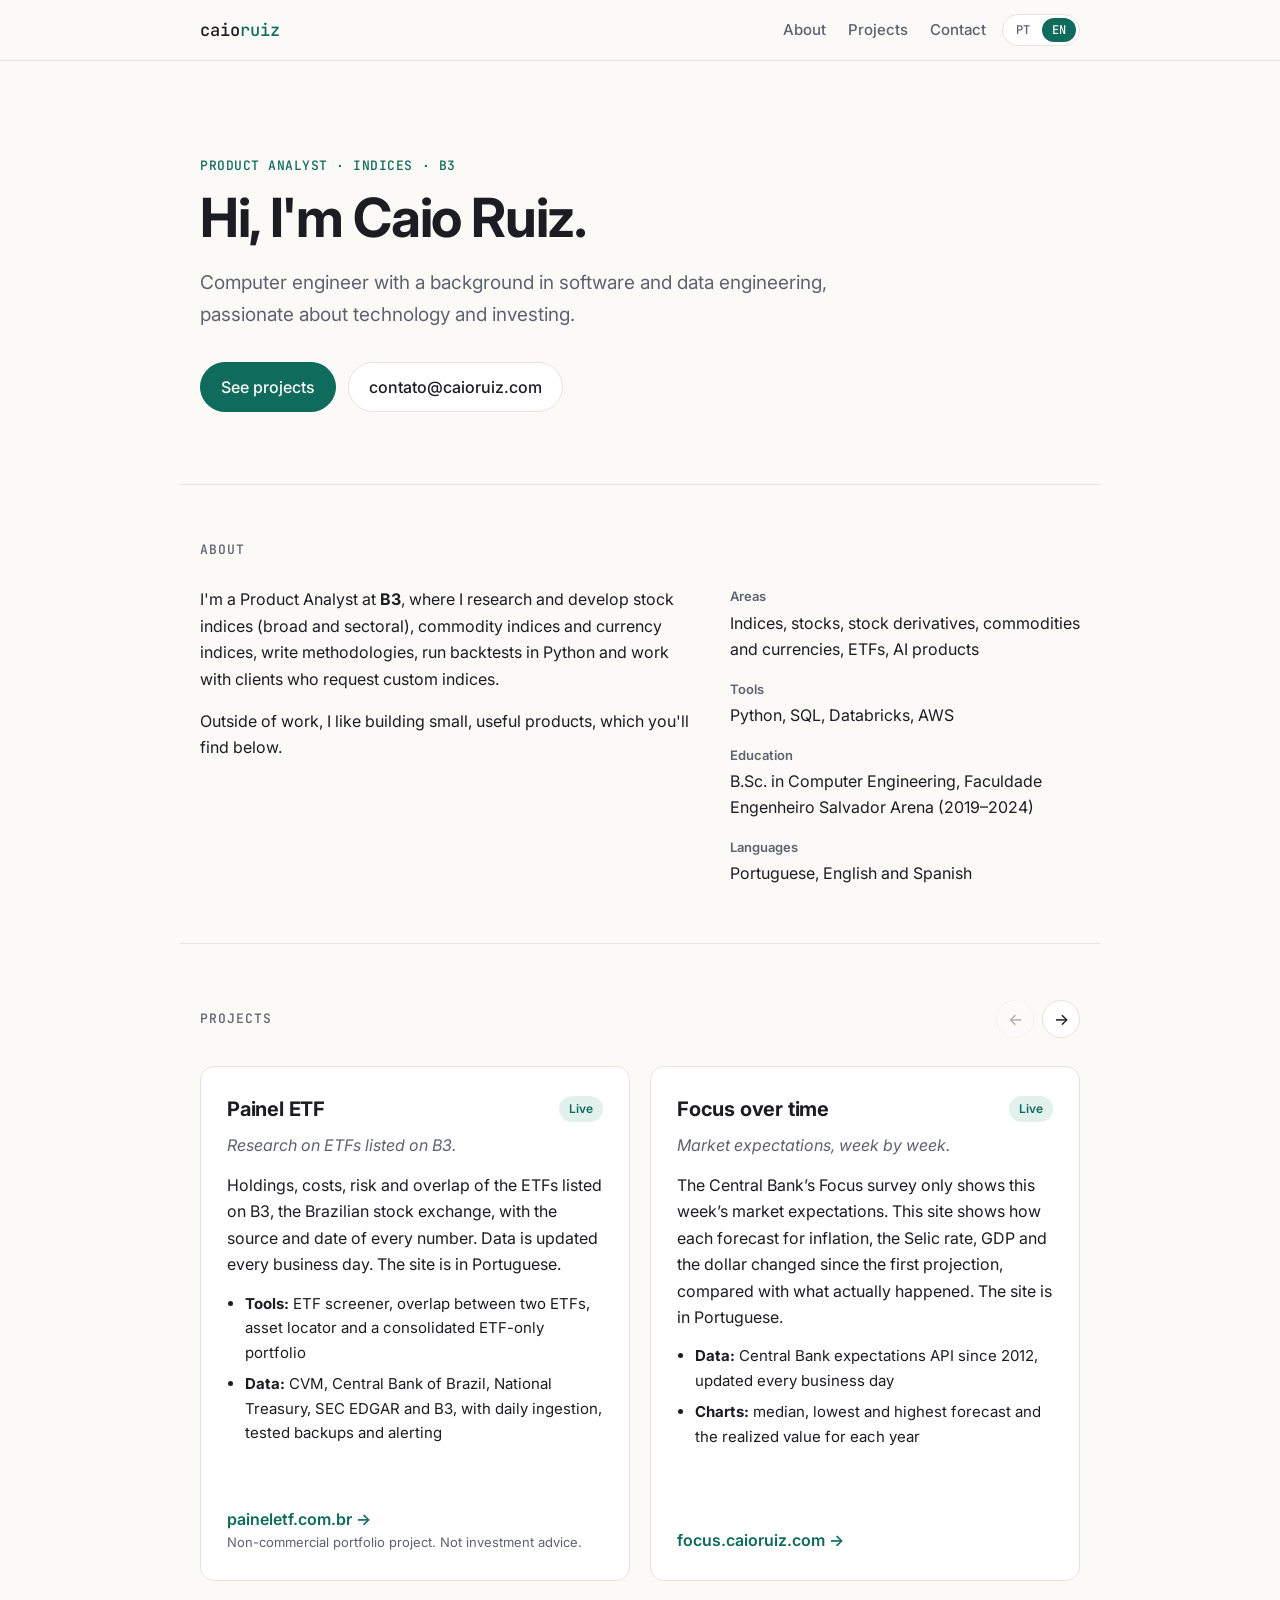
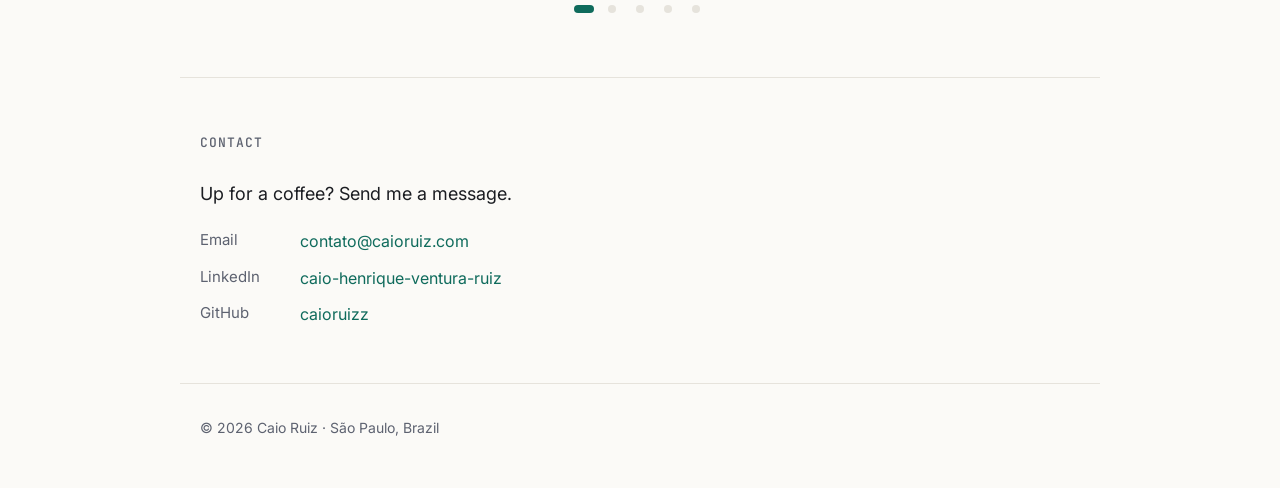
<file: index.html>
<!doctype html>
<html lang="pt-BR">
<head>
  <meta charset="utf-8">
  <meta name="viewport" content="width=device-width, initial-scale=1">
  <title>Caio Ruiz — Índices, dados e produtos financeiros</title>
  <meta name="description" content="Caio Ruiz, Product Analyst no time de Índices da B3. Engenheiro de computação com experiência em pesquisa de produtos, engenharia de software e engenharia de dados.">
  <meta property="og:title" content="Caio Ruiz">
  <meta property="og:description" content="Product Analyst no time de Índices da B3. Índices, dados e Python.">
  <meta property="og:url" content="https://www.caioruiz.com/">
  <meta property="og:type" content="website">
  <meta property="og:image" content="https://www.caioruiz.com/og.png">
  <meta property="og:image:width" content="1200">
  <meta property="og:image:height" content="630">
  <meta property="og:image:alt" content="Caio Ruiz · Product Analyst · B3">
  <meta property="og:locale" content="pt_BR">
  <meta property="og:locale:alternate" content="en_US">
  <meta name="twitter:card" content="summary_large_image">
  <link rel="canonical" href="https://www.caioruiz.com/">
  <link rel="alternate" hreflang="pt-BR" href="https://www.caioruiz.com/">
  <link rel="alternate" hreflang="en" href="https://www.caioruiz.com/en/">
  <link rel="alternate" hreflang="x-default" href="https://www.caioruiz.com/">
  <script>
    // Redireciona para /en/ quem não usa português, a menos que já tenha escolhido o idioma no seletor.
    (function () {
      var pref = null;
      try { pref = localStorage.getItem('lang'); } catch (e) {}
      if (/bot|crawl|spider|slurp|preview/i.test(navigator.userAgent)) return;
      var browser = ((navigator.languages && navigator.languages[0]) || navigator.language || '').toLowerCase();
      var lang = pref || (browser.indexOf('pt') === 0 ? 'pt' : 'en');
      var anchors = { '#sobre': '#about', '#projetos': '#projects', '#contato': '#contact' };
      if (lang === 'en') location.replace('en/' + (anchors[location.hash] || ''));
    })();
  </script>
  <link rel="icon" href="favicon.svg" type="image/svg+xml">
  <link rel="preconnect" href="https://fonts.googleapis.com">
  <link rel="preconnect" href="https://fonts.gstatic.com" crossorigin>
  <link href="https://fonts.googleapis.com/css2?family=Inter:wght@400;500;600;700&family=JetBrains+Mono:wght@500&display=swap" rel="stylesheet">
  <link rel="stylesheet" href="styles.css">
</head>
<body>
  <header class="topbar">
    <div class="wrap topbar-inner">
      <a class="brand" href="#inicio">caio<span>ruiz</span></a>
      <nav aria-label="Seções">
        <a href="#sobre">Sobre</a>
        <a href="#projetos">Projetos</a>
        <a href="#contato">Contato</a>
      </nav>
      <div class="lang-switch" role="group" aria-label="Idioma">
        <a href="./" lang="pt-BR" hreflang="pt-BR" data-lang="pt" aria-current="page">PT</a>
        <a href="en/" lang="en" hreflang="en" data-lang="en" title="English">EN</a>
      </div>
    </div>
  </header>

  <main id="inicio">
    <section class="hero wrap">
      <p class="eyebrow">Product Analyst · Índices · B3</p>
      <h1>Olá, eu sou o Caio Ruiz.</h1>
      <p class="lead">
        Engenheiro de computação com passagem por engenharia de software e de dados, apaixonado por tecnologia e
        investimentos.
      </p>
      <div class="actions">
        <a class="btn btn-primary" href="#projetos">Ver projetos</a>
        <a class="btn" href="mailto:contato@caioruiz.com">contato@caioruiz.com</a>
      </div>
    </section>

    <section id="sobre" class="section wrap">
      <h2>Sobre</h2>
      <div class="about">
        <div>
          <p>
            Hoje sou Product Analyst na <strong>B3</strong>, onde faço pesquisa e desenvolvimento de índices de ações
            (amplos e setoriais), de commodities e de moedas, escrevo metodologias, rodo backtests em Python e atendo
            clientes que pedem índices sob demanda.
          </p>
          <p>
            Fora do trabalho, gosto de construir produtos pequenos e úteis, que você encontra logo abaixo.
          </p>
        </div>
        <dl class="facts">
          <div><dt>Áreas</dt><dd>Índices, ações, derivativos de ações, commodities e moedas, ETFs, produtos com IA</dd></div>
          <div><dt>Ferramentas</dt><dd>Python, SQL, Databricks, AWS</dd></div>
          <div><dt>Formação</dt><dd>Engenharia de Computação, Faculdade Engenheiro Salvador Arena (2019–2024)</dd></div>
          <div><dt>Idiomas</dt><dd>Português, inglês e espanhol</dd></div>
        </dl>
      </div>
    </section>

    <section id="projetos" class="section wrap">
      <div class="section-head">
        <h2>Projetos</h2>
        <div class="carousel-arrows" hidden>
          <button type="button" class="carousel-btn" data-dir="-1" aria-label="Projeto anterior">←</button>
          <button type="button" class="carousel-btn" data-dir="1" aria-label="Próximo projeto">→</button>
        </div>
      </div>
      <div class="projects" tabindex="0" role="region" aria-label="Projetos">
        <!-- projects:start -->
        <article class="card">
          <div class="card-head">
            <h3>Painel ETF</h3>
            <span class="tag tag-live">No ar</span>
          </div>
          <p class="card-tagline">Pesquisa de ETFs listados na B3.</p>
          <p>Carteira, custos, risco e sobreposição dos ETFs listados na B3, com a fonte e a data de cada número. Os dados são atualizados todo dia útil.</p>
          <ul class="list">
            <li><strong>Ferramentas:</strong> filtro de ETFs, sobreposição entre dois ETFs, localizador de ativos e carteira consolidada só com ETFs</li>
            <li><strong>Dados:</strong> CVM, Banco Central, Tesouro Transparente, SEC EDGAR e B3, com ingestão diária, backup testado e alertas</li>
          </ul>
          <a class="card-link" href="https://paineletf.com.br" target="_blank" rel="noopener">paineletf.com.br →</a>
          <p class="note">Projeto de portfólio, sem fins comerciais. Não é recomendação de investimento.</p>
        </article>

        <article class="card">
          <div class="card-head">
            <h3>Focus ao longo do tempo</h3>
            <span class="tag tag-live">No ar</span>
          </div>
          <p class="card-tagline">As expectativas do mercado, semana a semana.</p>
          <p>O Relatório Focus mostra o que o mercado espera para a economia só na semana atual. Aqui dá para ver como cada expectativa para IPCA, Selic, PIB e câmbio mudou desde a primeira projeção, comparada com o que de fato aconteceu.</p>
          <ul class="list">
            <li><strong>Dados:</strong> API de expectativas do Banco Central desde 2012, atualizada todo dia útil</li>
            <li><strong>Gráficos:</strong> mediana, menor e maior projeção e valor realizado para cada ano</li>
          </ul>
          <a class="card-link" href="https://focus.caioruiz.com" target="_blank" rel="noopener">focus.caioruiz.com →</a>
        </article>

        <article class="card">
          <div class="card-head">
            <h3>Painel macro</h3>
            <span class="tag tag-live">No ar</span>
          </div>
          <p class="card-tagline">Os principais indicadores da economia brasileira num lugar só.</p>
          <p>Selic, CDI, IPCA, juro real e dólar com dados do Banco Central, atualizados todo dia útil. Cada indicador mostra a conta usada e o código da série de origem.</p>
          <ul class="list">
            <li><strong>Gráficos:</strong> 1, 2 ou 5 anos, com o valor de cada dia ao passar o mouse</li>
            <li><strong>Dados:</strong> tabela com o fechamento de cada mês</li>
          </ul>
          <a class="card-link" href="macro/">caioruiz.com/macro →</a>
        </article>

        <article class="card">
          <div class="card-head">
            <h3>Calcula Lab</h3>
            <span class="tag tag-live">No ar</span>
          </div>
          <p class="card-tagline">Calculadoras que mostram a conta, não só o resultado.</p>
          <p>Calculadoras práticas para dois nichos: homelab e confeitaria. Você coloca os seus números e cada calculadora mostra a fórmula e as premissas usadas. Sem cadastro, sem cookies e sem nada para vender.</p>
          <ul class="list">
            <li><strong>Homelab:</strong> custo de energia 24 h, dimensionamento de nobreak, capacidade útil de RAID/RAIDZ/SHR, disco para câmeras (DVR/NVR), servidor em casa vs. nuvem</li>
            <li><strong>Confeitaria:</strong> preço de bolo e doce (custo por grama, mão de obra e margem)</li>
          </ul>
          <a class="card-link" href="https://calculalab.com.br" target="_blank" rel="noopener">calculalab.com.br →</a>
        </article>

        <article class="card">
          <div class="card-head">
            <h3>Ruiz App Store</h3>
            <span class="tag tag-live">Open source</span>
          </div>
          <p class="card-tagline">Loja comunitária de apps para o Umbrel, o sistema de servidor caseiro.</p>
          <p>A infraestrutura dos meus projetos: CI/CD, pipelines de dados, filas, cache, métricas e segredos. Basta adicionar a URL do repositório no Umbrel para instalar.</p>
          <ul class="list">
            <li><strong>Apps próprios:</strong> Claude Server, Gitea Runner e uma tela no Airflow para gerenciar as origens das DAGs</li>
            <li><strong>Empacotados:</strong> Jenkins, Airflow, Prometheus, Redis, RabbitMQ e OpenBao, com as imagens oficiais</li>
            <li><strong>Na prática:</strong> o Jenkins da loja publica este site e atualiza o Focus e o painel macro</li>
          </ul>
          <a class="card-link" href="https://github.com/CaioRuizz/ruiz-app-store" target="_blank" rel="noopener">github.com/CaioRuizz/ruiz-app-store →</a>
        </article>

        <article class="card card-backlog">
          <div class="card-head">
            <h3>Na fila</h3>
          </div>
          <ul class="backlog-list">
            <li>
              <div class="backlog-head"><strong>Comunicados do Copom</strong></div>
              <p>Cada comunicado comparado com o anterior, palavra por palavra, com a linha do tempo das decisões.</p>
            </li>
            <li>
              <div class="backlog-head"><strong>Super Quarta</strong></div>
              <p>Copom e Fed lado a lado: decisões, mudanças nos comunicados e contagem regressiva para as próximas reuniões.</p>
            </li>
            <li>
              <div class="backlog-head"><strong>Inflação por item</strong></div>
              <p>O que mais subiu e o que mais caiu em cada divulgação do IPCA, com dados do IBGE.</p>
            </li>
          </ul>
        </article>
        <!-- projects:end -->
      </div>
      <div class="carousel-dots" hidden></div>
    </section>


    <section id="contato" class="section wrap contact">
      <h2>Contato</h2>
      <p>Bora tomar um café? Me manda uma mensagem.</p>
      <ul class="contact-list">
        <li><span>E-mail</span><a href="mailto:contato@caioruiz.com">contato@caioruiz.com</a></li>
        <li><span>LinkedIn</span><a href="https://www.linkedin.com/in/caio-henrique-ventura-ruiz" target="_blank" rel="noopener">caio-henrique-ventura-ruiz</a></li>
        <li><span>GitHub</span><a href="https://github.com/caioruizz" target="_blank" rel="noopener">caioruizz</a></li>
      </ul>
    </section>
  </main>

  <footer class="wrap footer">
    <p>© <span id="ano">2026</span> Caio Ruiz · São Paulo, Brasil</p>
  </footer>
  <script>document.getElementById('ano').textContent = new Date().getFullYear();</script>
  <script>
    document.querySelectorAll('[data-lang]').forEach(function (a) {
      a.addEventListener('click', function () {
        try { localStorage.setItem('lang', a.dataset.lang); } catch (e) {}
      });
    });
  </script>
  <script src="/carousel.js"></script>
</body>
</html>
</file>
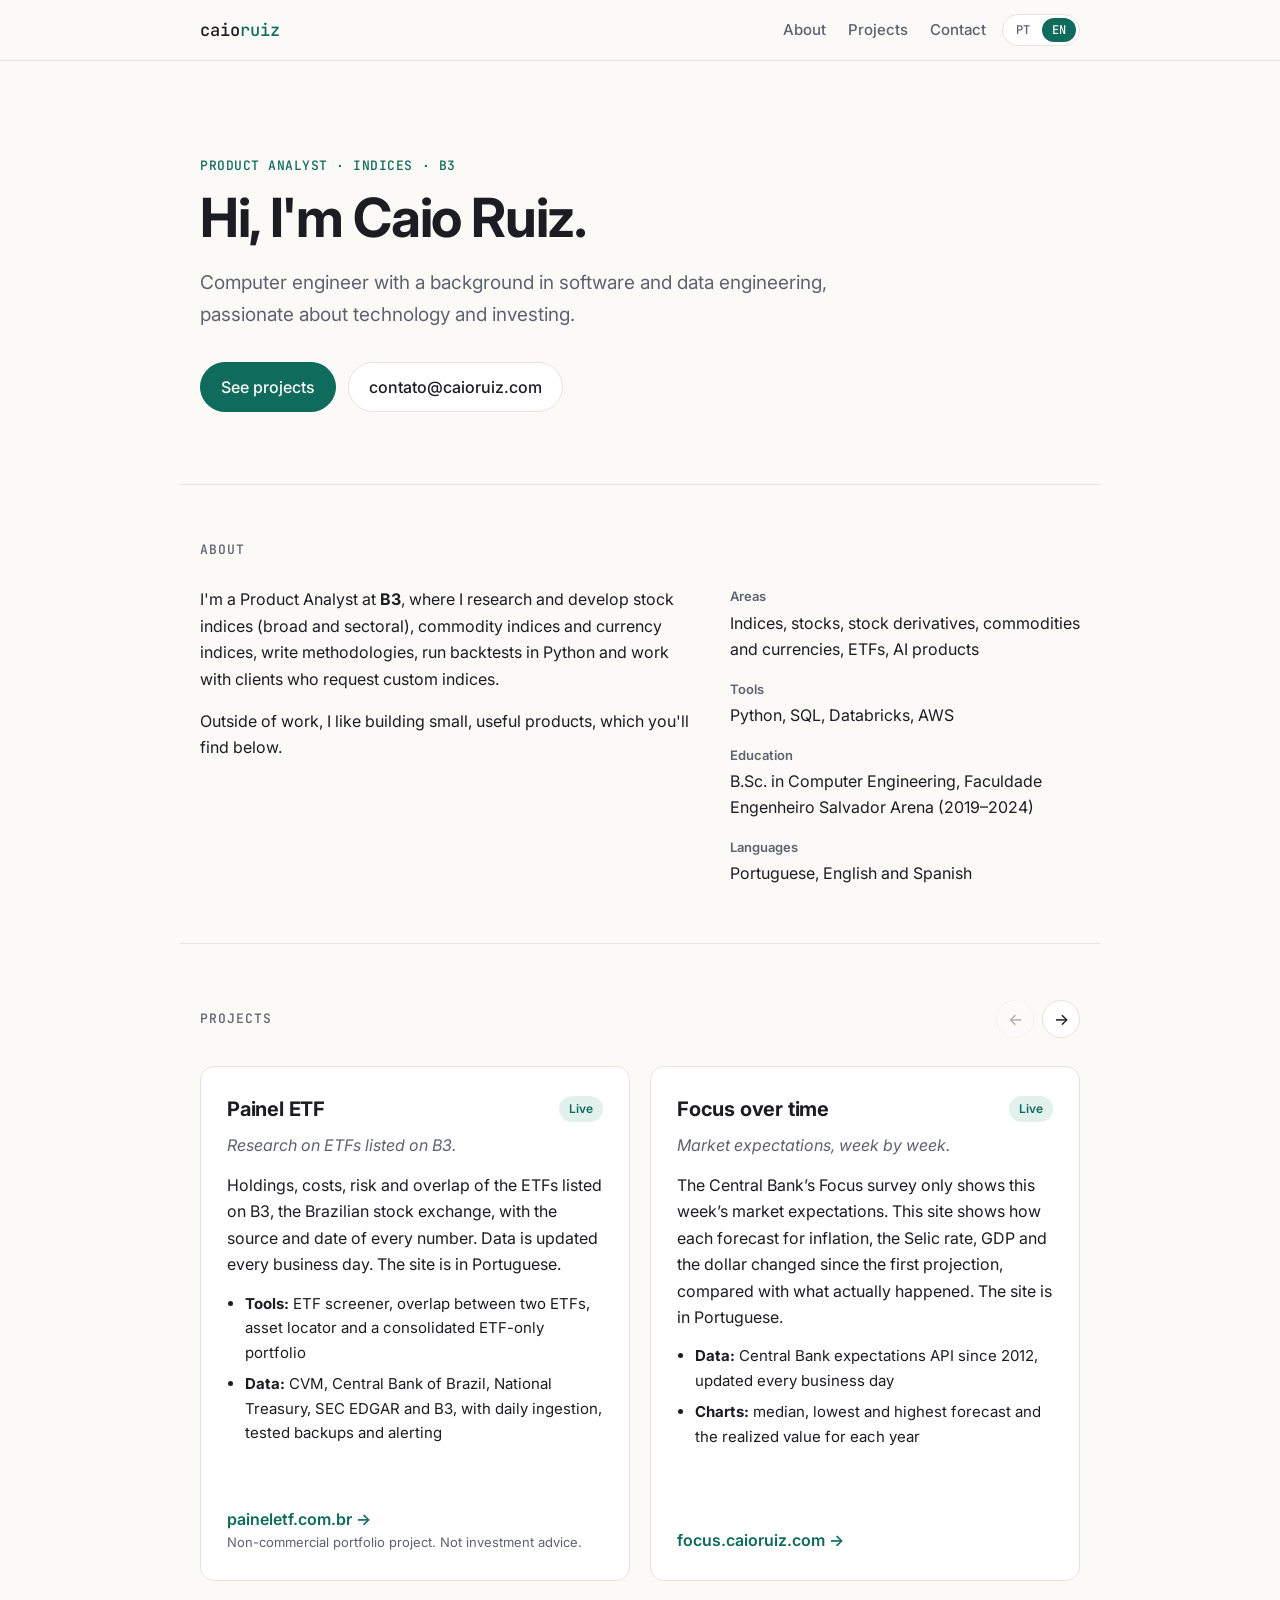
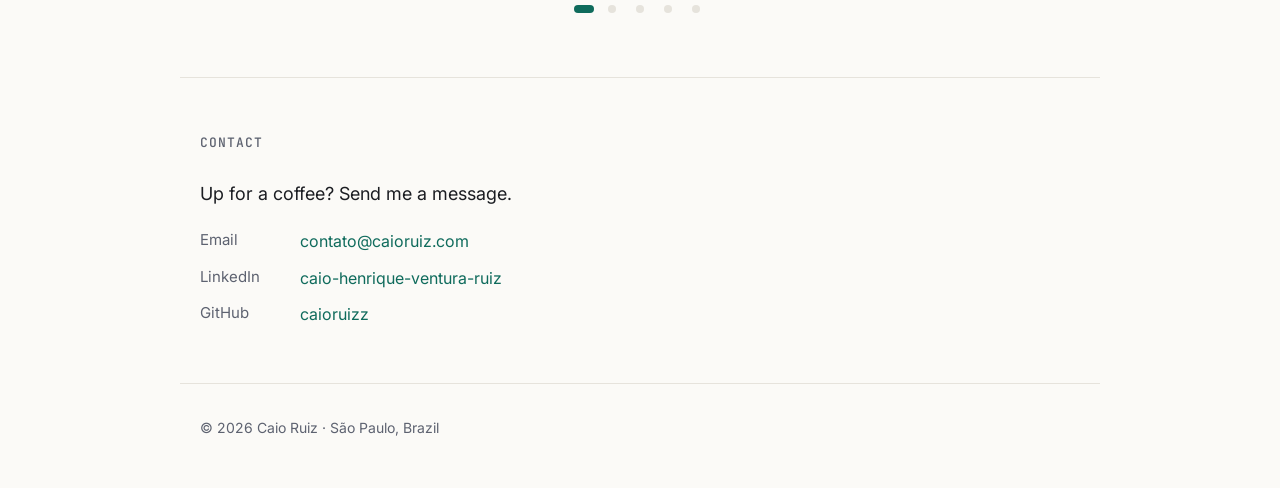
<file: en/index.html>
<!doctype html>
<html lang="en">
<head>
  <meta charset="utf-8">
  <meta name="viewport" content="width=device-width, initial-scale=1">
  <title>Caio Ruiz — Indices, data and financial products</title>
  <meta name="description" content="Caio Ruiz, Product Analyst on the Indices team at B3, the Brazilian stock exchange. Computer engineer with a background in product research, software engineering and data engineering.">
  <meta property="og:title" content="Caio Ruiz">
  <meta property="og:description" content="Product Analyst on the Indices team at B3. Indices, data and Python.">
  <meta property="og:url" content="https://www.caioruiz.com/en/">
  <meta property="og:type" content="website">
  <meta property="og:image" content="https://www.caioruiz.com/og.png">
  <meta property="og:image:width" content="1200">
  <meta property="og:image:height" content="630">
  <meta property="og:image:alt" content="Caio Ruiz · Product Analyst · B3">
  <meta property="og:locale" content="en_US">
  <meta property="og:locale:alternate" content="pt_BR">
  <meta name="twitter:card" content="summary_large_image">
  <link rel="canonical" href="https://www.caioruiz.com/en/">
  <link rel="alternate" hreflang="pt-BR" href="https://www.caioruiz.com/">
  <link rel="alternate" hreflang="en" href="https://www.caioruiz.com/en/">
  <link rel="alternate" hreflang="x-default" href="https://www.caioruiz.com/">
  <link rel="icon" href="../favicon.svg" type="image/svg+xml">
  <link rel="preconnect" href="https://fonts.googleapis.com">
  <link rel="preconnect" href="https://fonts.gstatic.com" crossorigin>
  <link href="https://fonts.googleapis.com/css2?family=Inter:wght@400;500;600;700&family=JetBrains+Mono:wght@500&display=swap" rel="stylesheet">
  <link rel="stylesheet" href="../styles.css">
</head>
<body>
  <header class="topbar">
    <div class="wrap topbar-inner">
      <a class="brand" href="#home">caio<span>ruiz</span></a>
      <nav aria-label="Sections">
        <a href="#about">About</a>
        <a href="#projects">Projects</a>
        <a href="#contact">Contact</a>
      </nav>
      <div class="lang-switch" role="group" aria-label="Language">
        <a href="../" lang="pt-BR" hreflang="pt-BR" data-lang="pt" title="Português">PT</a>
        <a href="./" lang="en" hreflang="en" data-lang="en" aria-current="page">EN</a>
      </div>
    </div>
  </header>

  <main id="home">
    <section class="hero wrap">
      <p class="eyebrow">Product Analyst · Indices · B3</p>
      <h1>Hi, I'm Caio Ruiz.</h1>
      <p class="lead">
        Computer engineer with a background in software and data engineering, passionate about technology and
        investing.
      </p>
      <div class="actions">
        <a class="btn btn-primary" href="#projects">See projects</a>
        <a class="btn" href="mailto:contato@caioruiz.com">contato@caioruiz.com</a>
      </div>
    </section>

    <section id="about" class="section wrap">
      <h2>About</h2>
      <div class="about">
        <div>
          <p>
            I'm a Product Analyst at <strong>B3</strong>, where I research and develop stock indices (broad and
            sectoral), commodity indices and currency indices, write methodologies, run backtests in Python and work
            with clients who request custom indices.
          </p>
          <p>
            Outside of work, I like building small, useful products, which you'll find below.
          </p>
        </div>
        <dl class="facts">
          <div><dt>Areas</dt><dd>Indices, stocks, stock derivatives, commodities and currencies, ETFs, AI products</dd></div>
          <div><dt>Tools</dt><dd>Python, SQL, Databricks, AWS</dd></div>
          <div><dt>Education</dt><dd>B.Sc. in Computer Engineering, Faculdade Engenheiro Salvador Arena (2019–2024)</dd></div>
          <div><dt>Languages</dt><dd>Portuguese, English and Spanish</dd></div>
        </dl>
      </div>
    </section>

    <section id="projects" class="section wrap">
      <div class="section-head">
        <h2>Projects</h2>
        <div class="carousel-arrows" hidden>
          <button type="button" class="carousel-btn" data-dir="-1" aria-label="Previous project">←</button>
          <button type="button" class="carousel-btn" data-dir="1" aria-label="Next project">→</button>
        </div>
      </div>
      <div class="projects" tabindex="0" role="region" aria-label="Projects">
        <!-- projects:start -->
        <article class="card">
          <div class="card-head">
            <h3>Painel ETF</h3>
            <span class="tag tag-live">Live</span>
          </div>
          <p class="card-tagline">Research on ETFs listed on B3.</p>
          <p>Holdings, costs, risk and overlap of the ETFs listed on B3, the Brazilian stock exchange, with the source and date of every number. Data is updated every business day. The site is in Portuguese.</p>
          <ul class="list">
            <li><strong>Tools:</strong> ETF screener, overlap between two ETFs, asset locator and a consolidated ETF-only portfolio</li>
            <li><strong>Data:</strong> CVM, Central Bank of Brazil, National Treasury, SEC EDGAR and B3, with daily ingestion, tested backups and alerting</li>
          </ul>
          <a class="card-link" href="https://paineletf.com.br" target="_blank" rel="noopener">paineletf.com.br →</a>
          <p class="note">Non-commercial portfolio project. Not investment advice.</p>
        </article>

        <article class="card">
          <div class="card-head">
            <h3>Focus over time</h3>
            <span class="tag tag-live">Live</span>
          </div>
          <p class="card-tagline">Market expectations, week by week.</p>
          <p>The Central Bank’s Focus survey only shows this week’s market expectations. This site shows how each forecast for inflation, the Selic rate, GDP and the dollar changed since the first projection, compared with what actually happened. The site is in Portuguese.</p>
          <ul class="list">
            <li><strong>Data:</strong> Central Bank expectations API since 2012, updated every business day</li>
            <li><strong>Charts:</strong> median, lowest and highest forecast and the realized value for each year</li>
          </ul>
          <a class="card-link" href="https://focus.caioruiz.com" target="_blank" rel="noopener">focus.caioruiz.com →</a>
        </article>

        <article class="card">
          <div class="card-head">
            <h3>Brazil macro dashboard</h3>
            <span class="tag tag-live">Live</span>
          </div>
          <p class="card-tagline">The main indicators of the Brazilian economy in one place.</p>
          <p>Selic, CDI, IPCA, real interest rate and the dollar, with Central Bank of Brazil data updated every business day. Each indicator shows the math behind it and its source series.</p>
          <ul class="list">
            <li><strong>Charts:</strong> 1, 2 or 5 years, with each day&#x27;s value on hover</li>
            <li><strong>Data:</strong> a table with month-end values</li>
          </ul>
          <a class="card-link" href="macro/">caioruiz.com/en/macro →</a>
        </article>

        <article class="card">
          <div class="card-head">
            <h3>Calcula Lab</h3>
            <span class="tag tag-live">Live</span>
          </div>
          <p class="card-tagline">Calculators that show the math, not just the result.</p>
          <p>Practical calculators for two niches: homelab and baking. You enter your own numbers and each calculator shows the formula and assumptions behind the result. No sign-up, no cookies and nothing to sell. The site is in Portuguese.</p>
          <ul class="list">
            <li><strong>Homelab:</strong> 24/7 power cost, UPS sizing, usable RAID/RAIDZ/SHR capacity, storage for security cameras (DVR/NVR), home server vs. cloud</li>
            <li><strong>Baking:</strong> cake and pastry pricing (cost per gram, labor and margin)</li>
          </ul>
          <a class="card-link" href="https://calculalab.com.br" target="_blank" rel="noopener">calculalab.com.br →</a>
        </article>

        <article class="card">
          <div class="card-head">
            <h3>Ruiz App Store</h3>
            <span class="tag tag-live">Open source</span>
          </div>
          <p class="card-tagline">A community app store for Umbrel, the home server OS.</p>
          <p>The infrastructure behind my projects, on my own server: CI/CD, data pipelines, queues, caching, metrics and secrets. Add the repository URL in Umbrel to install.</p>
          <ul class="list">
            <li><strong>My apps:</strong> Claude Server, Gitea Runner and an Airflow page to choose where DAGs come from, without editing files</li>
            <li><strong>Packaged:</strong> Jenkins, Airflow, Prometheus, Redis, RabbitMQ and OpenBao, on their official images</li>
            <li><strong>In practice:</strong> the store&#x27;s Jenkins publishes this site and refreshes Focus and the macro dashboard</li>
          </ul>
          <a class="card-link" href="https://github.com/CaioRuizz/ruiz-app-store" target="_blank" rel="noopener">github.com/CaioRuizz/ruiz-app-store →</a>
        </article>

        <article class="card card-backlog">
          <div class="card-head">
            <h3>Up next</h3>
          </div>
          <ul class="backlog-list">
            <li>
              <div class="backlog-head"><strong>Copom statements</strong></div>
              <p>Each Copom statement compared word by word with the previous one, plus a timeline of rate decisions.</p>
            </li>
            <li>
              <div class="backlog-head"><strong>Super Wednesday</strong></div>
              <p>Copom and the Fed side by side: decisions, statement changes and a countdown to the next meetings.</p>
            </li>
            <li>
              <div class="backlog-head"><strong>Inflation by item</strong></div>
              <p>What rose and fell the most in each IPCA release, with data from IBGE.</p>
            </li>
          </ul>
        </article>
        <!-- projects:end -->
      </div>
      <div class="carousel-dots" hidden></div>
    </section>

    <section id="contact" class="section wrap contact">
      <h2>Contact</h2>
      <p>Up for a coffee? Send me a message.</p>
      <ul class="contact-list">
        <li><span>Email</span><a href="mailto:contato@caioruiz.com">contato@caioruiz.com</a></li>
        <li><span>LinkedIn</span><a href="https://www.linkedin.com/in/caio-henrique-ventura-ruiz" target="_blank" rel="noopener">caio-henrique-ventura-ruiz</a></li>
        <li><span>GitHub</span><a href="https://github.com/caioruizz" target="_blank" rel="noopener">caioruizz</a></li>
      </ul>
    </section>
  </main>

  <footer class="wrap footer">
    <p>© <span id="year">2026</span> Caio Ruiz · São Paulo, Brazil</p>
  </footer>
  <script>document.getElementById('year').textContent = new Date().getFullYear();</script>
  <script>
    document.querySelectorAll('[data-lang]').forEach(function (a) {
      a.addEventListener('click', function () {
        try { localStorage.setItem('lang', a.dataset.lang); } catch (e) {}
      });
    });
  </script>
  <script src="/carousel.js"></script>
</body>
</html>
</file>
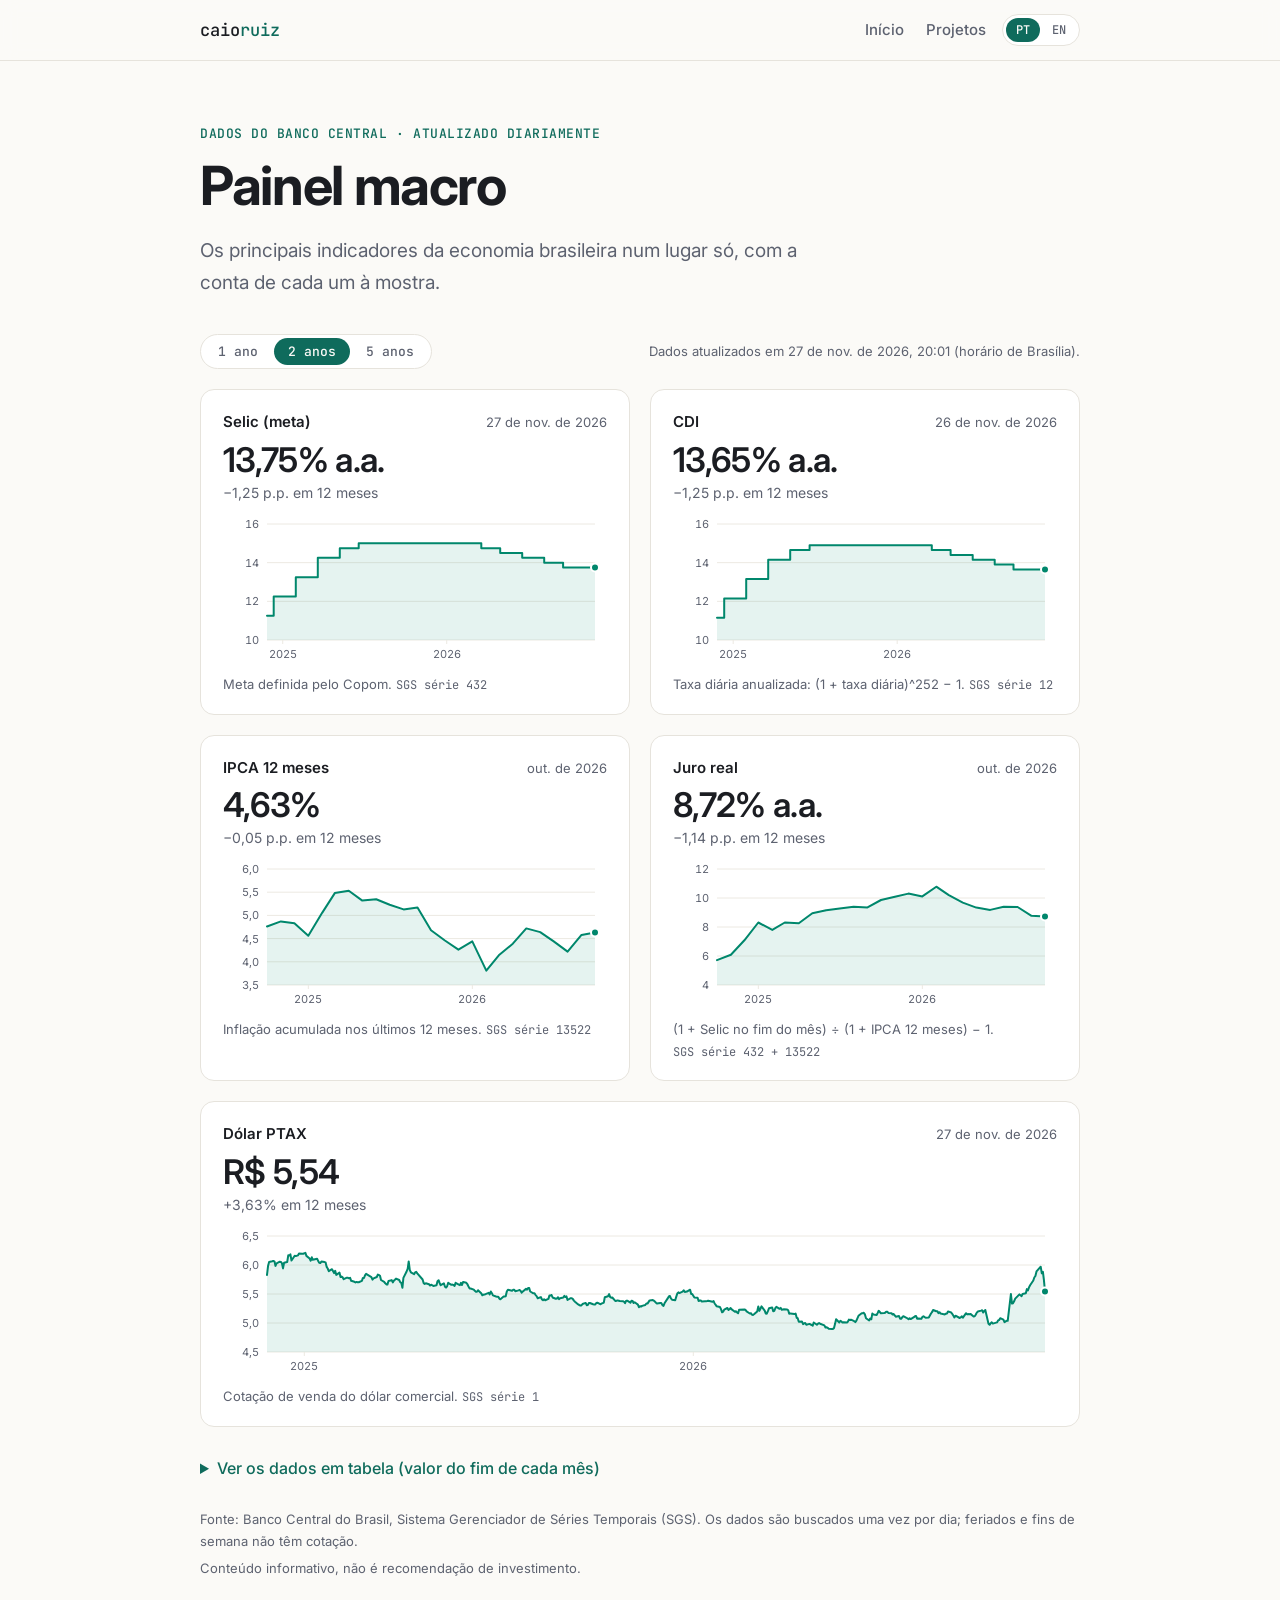
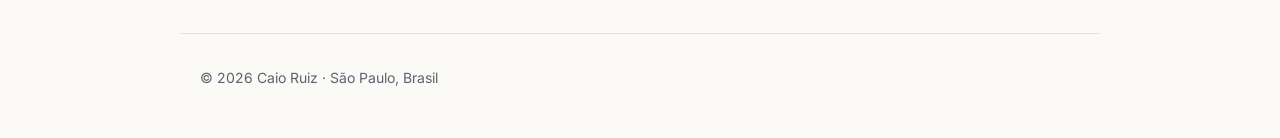
<file: macro/index.html>
<!doctype html>
<html lang="pt-BR">
<head>
  <meta charset="utf-8">
  <meta name="viewport" content="width=device-width, initial-scale=1">
  <title>Painel macro — Caio Ruiz</title>
  <meta name="description" content="Selic, CDI, IPCA, juro real e dólar com dados do Banco Central, atualizados todo dia.">
  <meta property="og:title" content="Painel macro — Caio Ruiz">
  <meta property="og:description" content="Selic, CDI, IPCA, juro real e dólar com dados do Banco Central, atualizados todo dia.">
  <meta property="og:url" content="https://www.caioruiz.com/macro/">
  <meta property="og:type" content="website">
  <meta property="og:image" content="https://www.caioruiz.com/og.png">
  <meta property="og:image:width" content="1200">
  <meta property="og:image:height" content="630">
  <meta name="twitter:card" content="summary_large_image">
  <link rel="canonical" href="https://www.caioruiz.com/macro/">
  <link rel="alternate" hreflang="pt-BR" href="https://www.caioruiz.com/macro/">
  <link rel="alternate" hreflang="en" href="https://www.caioruiz.com/en/macro/">
  <link rel="alternate" hreflang="x-default" href="https://www.caioruiz.com/macro/">
  <link rel="icon" href="/favicon.svg" type="image/svg+xml">
  <link rel="preconnect" href="https://fonts.googleapis.com">
  <link rel="preconnect" href="https://fonts.gstatic.com" crossorigin>
  <link href="https://fonts.googleapis.com/css2?family=Inter:wght@400;500;600;700&family=JetBrains+Mono:wght@500&display=swap" rel="stylesheet">
  <link rel="stylesheet" href="/styles.css">
  <link rel="stylesheet" href="/macro/macro.css">
</head>
<body>
  <header class="topbar">
    <div class="wrap topbar-inner">
      <a class="brand" href="/">caio<span>ruiz</span></a>
      <nav aria-label="Seções">
        <a href="/">Início</a>
        <a href="/#projetos">Projetos</a>
      </nav>
      <div class="lang-switch" role="group" aria-label="Idioma">
        <a href="/macro/" lang="pt-BR" hreflang="pt-BR" data-lang="pt" aria-current="page">PT</a>
        <a href="/en/macro/" lang="en" hreflang="en" data-lang="en" title="English">EN</a>
      </div>
    </div>
  </header>

  <main id="macro" class="wrap" data-src="/macro/data.json" style="padding:0">
    <section class="macro-hero">
      <p class="eyebrow">Dados do Banco Central · atualizado diariamente</p>
      <h1>Painel macro</h1>
      <p class="lead">Os principais indicadores da economia brasileira num lugar só, com a conta de cada um à mostra.</p>
    </section>

    <div class="macro-controls">
      <div class="range" role="group" aria-label="Período">
        <button type="button" data-years="1" aria-pressed="false">1 ano</button>
        <button type="button" data-years="2" aria-pressed="true">2 anos</button>
        <button type="button" data-years="5" aria-pressed="false">5 anos</button>
      </div>
      <p class="macro-updated"></p>
    </div>

    <div class="macro-grid" aria-live="polite"></div>

    <details class="macro-table">
      <summary>Ver os dados em tabela (valor do fim de cada mês)</summary>
      <div class="table-scroll">
        <table>
          <thead><tr></tr></thead>
          <tbody></tbody>
        </table>
      </div>
    </details>

    <div class="macro-foot">
      <p>Fonte: Banco Central do Brasil, Sistema Gerenciador de Séries Temporais (SGS). Os dados são buscados uma vez por dia; feriados e fins de semana não têm cotação.</p>
      <p>Conteúdo informativo, não é recomendação de investimento.</p>
    </div>
  </main>

  <footer class="wrap footer">
    <p>© <span class="year">2026</span> Caio Ruiz · São Paulo, Brasil</p>
  </footer>
  <script>document.querySelector('.year').textContent = new Date().getFullYear();</script>
  <script>
    document.querySelectorAll('[data-lang]').forEach(function (a) {
      a.addEventListener('click', function () {
        try { localStorage.setItem('lang', a.dataset.lang); } catch (e) {}
      });
    });
  </script>
  <script src="/macro/macro.js"></script>
</body>
</html>
</file>
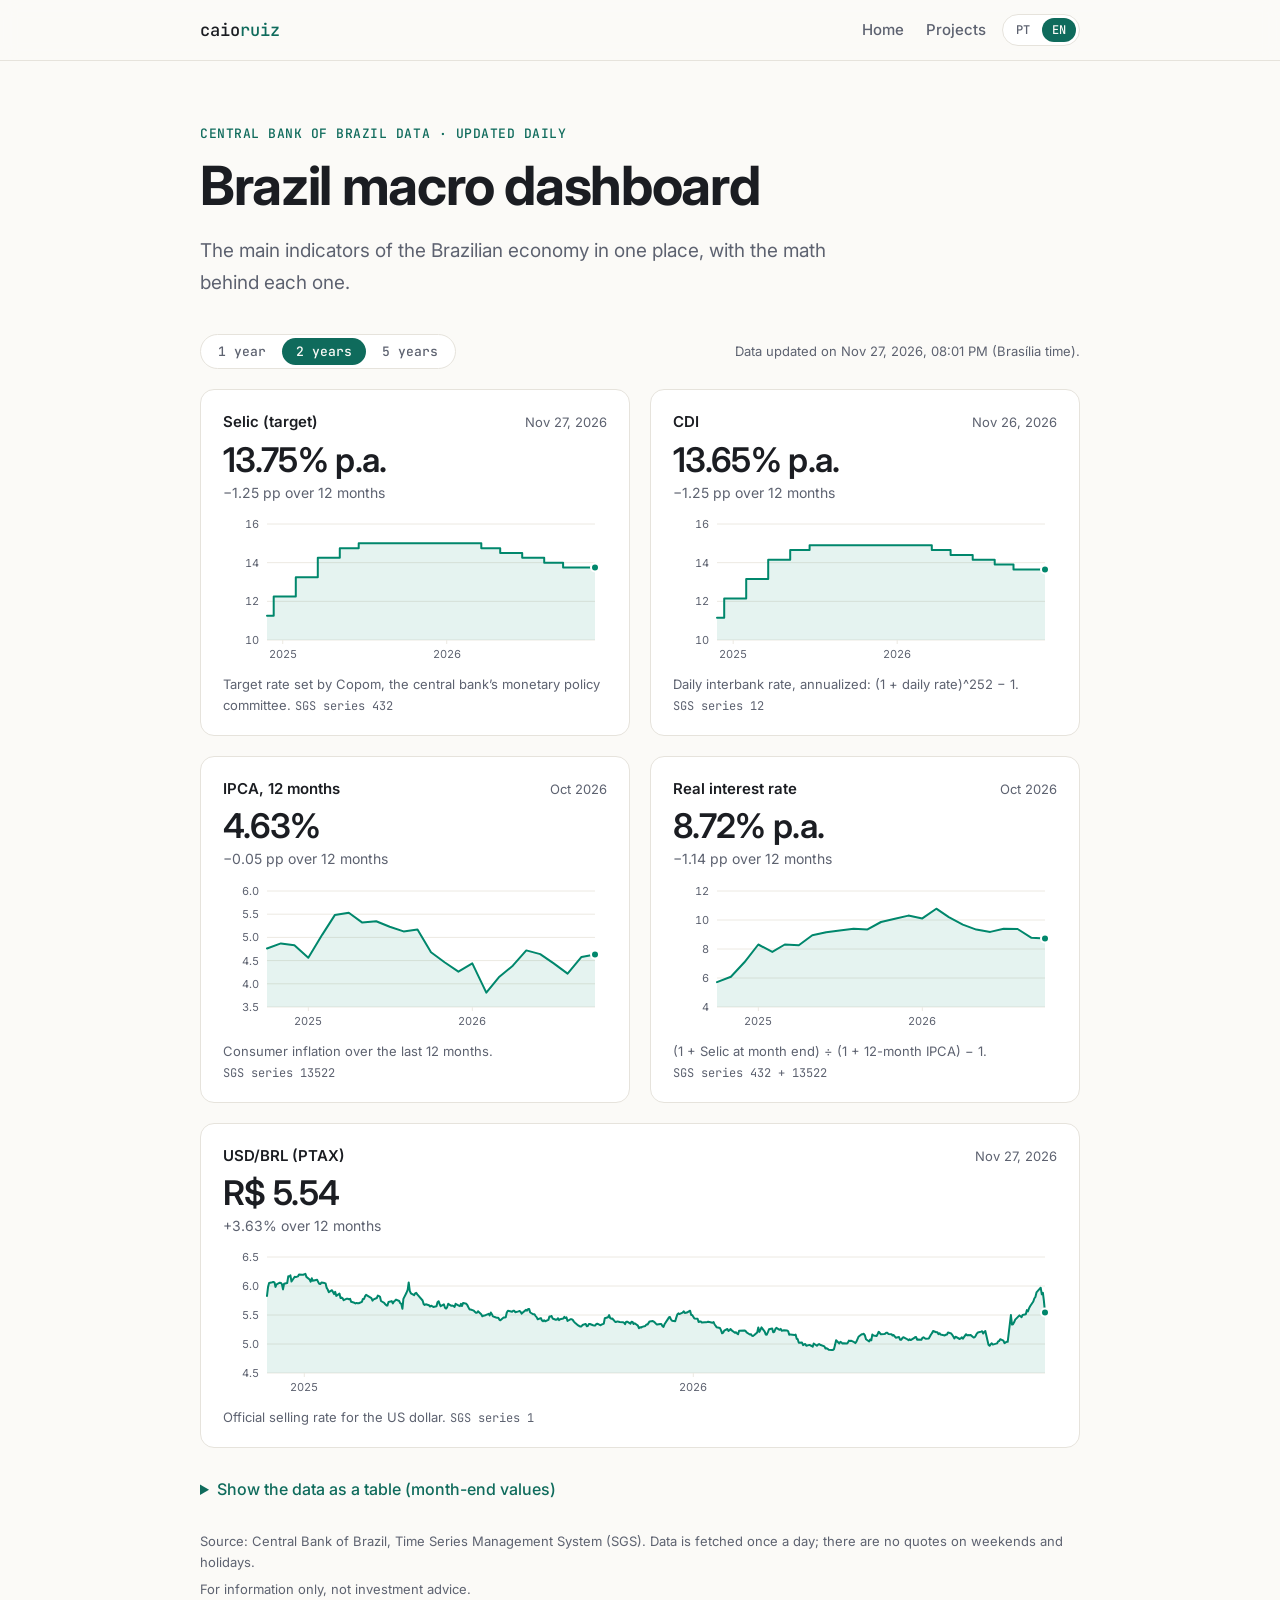
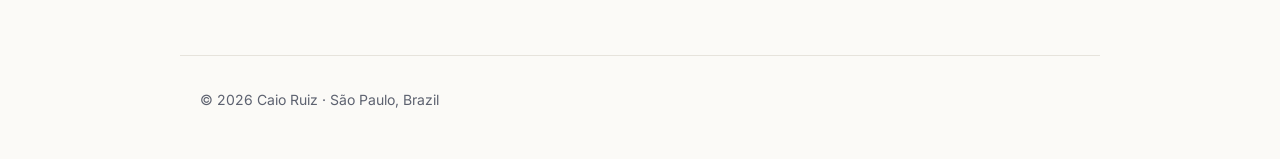
<file: en/macro/index.html>
<!doctype html>
<html lang="en">
<head>
  <meta charset="utf-8">
  <meta name="viewport" content="width=device-width, initial-scale=1">
  <title>Brazil macro dashboard — Caio Ruiz</title>
  <meta name="description" content="Selic, CDI, IPCA, real interest rate and the dollar, with daily data from the Central Bank of Brazil.">
  <meta property="og:title" content="Brazil macro dashboard — Caio Ruiz">
  <meta property="og:description" content="Selic, CDI, IPCA, real interest rate and the dollar, with daily data from the Central Bank of Brazil.">
  <meta property="og:url" content="https://www.caioruiz.com/en/macro/">
  <meta property="og:type" content="website">
  <meta property="og:image" content="https://www.caioruiz.com/og.png">
  <meta property="og:image:width" content="1200">
  <meta property="og:image:height" content="630">
  <meta name="twitter:card" content="summary_large_image">
  <link rel="canonical" href="https://www.caioruiz.com/en/macro/">
  <link rel="alternate" hreflang="pt-BR" href="https://www.caioruiz.com/macro/">
  <link rel="alternate" hreflang="en" href="https://www.caioruiz.com/en/macro/">
  <link rel="alternate" hreflang="x-default" href="https://www.caioruiz.com/macro/">
  <link rel="icon" href="/favicon.svg" type="image/svg+xml">
  <link rel="preconnect" href="https://fonts.googleapis.com">
  <link rel="preconnect" href="https://fonts.gstatic.com" crossorigin>
  <link href="https://fonts.googleapis.com/css2?family=Inter:wght@400;500;600;700&family=JetBrains+Mono:wght@500&display=swap" rel="stylesheet">
  <link rel="stylesheet" href="/styles.css">
  <link rel="stylesheet" href="/macro/macro.css">
</head>
<body>
  <header class="topbar">
    <div class="wrap topbar-inner">
      <a class="brand" href="/en/">caio<span>ruiz</span></a>
      <nav aria-label="Sections">
        <a href="/en/">Home</a>
        <a href="/en/#projects">Projects</a>
      </nav>
      <div class="lang-switch" role="group" aria-label="Language">
        <a href="/macro/" lang="pt-BR" hreflang="pt-BR" data-lang="pt" title="Português">PT</a>
        <a href="/en/macro/" lang="en" hreflang="en" data-lang="en" aria-current="page">EN</a>
      </div>
    </div>
  </header>

  <main id="macro" class="wrap" data-src="/macro/data.json" style="padding:0">
    <section class="macro-hero">
      <p class="eyebrow">Central Bank of Brazil data · updated daily</p>
      <h1>Brazil macro dashboard</h1>
      <p class="lead">The main indicators of the Brazilian economy in one place, with the math behind each one.</p>
    </section>

    <div class="macro-controls">
      <div class="range" role="group" aria-label="Period">
        <button type="button" data-years="1" aria-pressed="false">1 year</button>
        <button type="button" data-years="2" aria-pressed="true">2 years</button>
        <button type="button" data-years="5" aria-pressed="false">5 years</button>
      </div>
      <p class="macro-updated"></p>
    </div>

    <div class="macro-grid" aria-live="polite"></div>

    <details class="macro-table">
      <summary>Show the data as a table (month-end values)</summary>
      <div class="table-scroll">
        <table>
          <thead><tr></tr></thead>
          <tbody></tbody>
        </table>
      </div>
    </details>

    <div class="macro-foot">
      <p>Source: Central Bank of Brazil, Time Series Management System (SGS). Data is fetched once a day; there are no quotes on weekends and holidays.</p>
      <p>For information only, not investment advice.</p>
    </div>
  </main>

  <footer class="wrap footer">
    <p>© <span class="year">2026</span> Caio Ruiz · São Paulo, Brazil</p>
  </footer>
  <script>document.querySelector('.year').textContent = new Date().getFullYear();</script>
  <script>
    document.querySelectorAll('[data-lang]').forEach(function (a) {
      a.addEventListener('click', function () {
        try { localStorage.setItem('lang', a.dataset.lang); } catch (e) {}
      });
    });
  </script>
  <script src="/macro/macro.js"></script>
</body>
</html>
</file>
<file: styles.css>
:root {
  --bg: #fbfaf7;
  --surface: #ffffff;
  --text: #1b1d22;
  --muted: #5d6270;
  --line: #e6e3dc;
  --accent: #0f6b5c;
  --accent-soft: #e2f1ec;
  --warn: #8a5a00;
  --warn-soft: #fbefd6;
  --radius: 14px;
  color-scheme: light;
}

@media (prefers-color-scheme: dark) {
  :root {
    --bg: #111317;
    --surface: #181b21;
    --text: #e9eaee;
    --muted: #9aa0ad;
    --line: #2a2e37;
    --accent: #5fd0b4;
    --accent-soft: #163a33;
    --warn: #f0c46c;
    --warn-soft: #3a2f17;
    color-scheme: dark;
  }
}

* { box-sizing: border-box; }

html { scroll-behavior: smooth; scroll-padding-top: 72px; }

body {
  margin: 0;
  background: var(--bg);
  color: var(--text);
  font: 400 16px/1.65 Inter, system-ui, -apple-system, "Segoe UI", sans-serif;
  -webkit-font-smoothing: antialiased;
}

a { color: var(--accent); text-decoration: none; }
a:hover { text-decoration: underline; }

.wrap { max-width: 920px; margin: 0 auto; padding: 0 20px; }

/* Topbar */
.topbar {
  position: sticky; top: 0; z-index: 10;
  background: color-mix(in srgb, var(--bg) 88%, transparent);
  backdrop-filter: blur(8px);
  border-bottom: 1px solid var(--line);
}
.topbar-inner { display: flex; align-items: center; justify-content: space-between; height: 60px; gap: 16px; }
.brand { font: 500 17px "JetBrains Mono", ui-monospace, monospace; color: var(--text); }
.brand span { color: var(--accent); }
.brand:hover { text-decoration: none; }
nav { display: flex; gap: 22px; }
nav a { color: var(--muted); font-size: 15px; font-weight: 500; }
nav a:hover { color: var(--text); text-decoration: none; }
.topbar-inner nav { margin-left: auto; }
.lang-switch {
  display: inline-flex; padding: 3px; gap: 2px;
  border: 1px solid var(--line); border-radius: 999px; background: var(--surface);
}
.lang-switch a {
  font: 500 12px/1 "JetBrains Mono", ui-monospace, monospace;
  padding: 6px 10px; border-radius: 999px; color: var(--muted);
  transition: background .15s, color .15s;
}
.lang-switch a:hover { color: var(--text); text-decoration: none; }
.lang-switch a[aria-current="page"] { background: var(--accent); color: var(--bg); }

/* Hero */
.hero { padding: 96px 20px 72px; }
.eyebrow {
  font: 500 13px "JetBrains Mono", ui-monospace, monospace;
  color: var(--accent); letter-spacing: .04em; text-transform: uppercase; margin: 0 0 14px;
}
h1 { font-size: clamp(34px, 6vw, 54px); line-height: 1.1; letter-spacing: -.025em; margin: 0 0 20px; }
.lead { font-size: 19px; color: var(--muted); max-width: 640px; margin: 0 0 32px; }
.actions { display: flex; flex-wrap: wrap; gap: 12px; }
.btn {
  display: inline-block; padding: 11px 20px; border-radius: 999px;
  border: 1px solid var(--line); color: var(--text); font-weight: 500; background: var(--surface);
}
.btn:hover { text-decoration: none; border-color: var(--accent); }
.btn-primary { background: var(--accent); border-color: var(--accent); color: var(--bg); }

/* Sections */
.section { padding: 56px 20px; border-top: 1px solid var(--line); }
h2 {
  font: 500 13px "JetBrains Mono", ui-monospace, monospace;
  text-transform: uppercase; letter-spacing: .08em; color: var(--muted); margin: 0 0 28px;
}
h3 { font-size: 20px; margin: 0; letter-spacing: -.01em; }

.about { display: grid; grid-template-columns: 1.4fr 1fr; gap: 40px; }
.about p { margin: 0 0 16px; }
.facts { margin: 0; display: grid; gap: 16px; }
.facts dt { font-size: 13px; font-weight: 600; color: var(--muted); }
.facts dd { margin: 2px 0 0; }

/* Projects */
.section-head { display: flex; align-items: center; justify-content: space-between; gap: 16px; margin-bottom: 28px; }
.section-head h2 { margin: 0; }

/* Projetos: trilha horizontal com encaixe; sem JS continua rolando para o lado */
.projects {
  display: grid; grid-auto-flow: column; grid-auto-columns: calc((100% - 20px) / 2); gap: 20px;
  overflow-x: auto; scroll-snap-type: x mandatory; scroll-behavior: smooth;
  scrollbar-width: none; overscroll-behavior-x: contain;
}
.projects::-webkit-scrollbar { display: none; }
.projects > .card { scroll-snap-align: start; }
.projects:focus-visible { outline: 2px solid var(--accent); outline-offset: 4px; border-radius: var(--radius); }
@media (prefers-reduced-motion: reduce) { .projects { scroll-behavior: auto; } }

.carousel-arrows { display: flex; gap: 8px; }
.carousel-arrows[hidden], .carousel-dots[hidden] { display: none; }
.carousel-btn {
  width: 38px; height: 38px; border-radius: 999px; border: 1px solid var(--line); background: var(--surface);
  color: var(--text); font: 500 16px/1 Inter, system-ui, sans-serif; cursor: pointer;
}
.carousel-btn:hover:not(:disabled) { border-color: var(--accent); color: var(--accent); }
.carousel-btn:disabled { opacity: .35; cursor: default; }
.carousel-btn:focus-visible, .carousel-dots button:focus-visible { outline: 2px solid var(--accent); outline-offset: 2px; }

.carousel-dots { display: flex; justify-content: center; gap: 4px; margin-top: 16px; }
.carousel-dots button { width: 24px; height: 24px; padding: 0; border: 0; background: none; cursor: pointer; display: grid; place-items: center; }
.carousel-dots button::after { content: ""; width: 8px; height: 8px; border-radius: 999px; background: var(--line); transition: background .2s, width .2s; }
.carousel-dots button[aria-current="true"]::after { background: var(--accent); width: 20px; }

.card.card-backlog { border-style: dashed; background: transparent; }
.backlog-list { list-style: none; padding: 0; margin: 10px 0 0; display: grid; gap: 14px; }
.backlog-list li + li { border-top: 1px solid var(--line); padding-top: 14px; }
.backlog-head { display: flex; align-items: center; gap: 10px; flex-wrap: wrap; }
.backlog-head strong { font-size: 15px; }
.backlog-list p { margin: 4px 0 0 !important; font-size: 14px; color: var(--muted); }
.card {
  background: var(--surface); border: 1px solid var(--line); border-radius: var(--radius);
  padding: 26px; display: flex; flex-direction: column;
}
.card p { margin: 0 0 14px; }
.card-head { display: flex; align-items: center; justify-content: space-between; gap: 12px; margin-bottom: 6px; }
.card-tagline { color: var(--muted); font-style: italic; }
.tag { font-size: 12px; font-weight: 600; padding: 3px 10px; border-radius: 999px; white-space: nowrap; }
.tag-live { background: var(--accent-soft); color: var(--accent); }
.tag-wip { background: var(--warn-soft); color: var(--warn); }
.list { padding-left: 18px; margin: 0 0 18px; font-size: 15px; }
.list li { margin-bottom: 6px; }
.card-link { margin-top: auto; font-weight: 600; }
.note { font-size: 13px; color: var(--muted); margin: 0 !important; }

.progress { display: flex; flex-wrap: wrap; gap: 6px; margin: 0 0 16px; }
.progress span {
  font-size: 12px; padding: 3px 9px; border-radius: 6px;
  border: 1px dashed var(--line); color: var(--muted);
}
.progress .done { border: 1px solid var(--accent-soft); background: var(--accent-soft); color: var(--accent); }
.progress .now { border: 1px solid var(--warn); color: var(--warn); }

/* Contact */
.contact > p { margin: 0 0 20px; font-size: 18px; }
.contact-list { list-style: none; padding: 0; margin: 0; display: grid; gap: 10px; }
.contact-list li { display: grid; grid-template-columns: 100px 1fr; }
.contact-list span { color: var(--muted); font-size: 15px; }

.footer { padding: 32px 20px 48px; border-top: 1px solid var(--line); color: var(--muted); font-size: 14px; }
.footer p { margin: 0; }

/* 404 */
.notfound { min-height: 80vh; display: flex; flex-direction: column; justify-content: center; }

@media (max-width: 760px) {
  nav { gap: 14px; }
  nav a { font-size: 14px; }
  .hero { padding: 64px 16px 48px; }
  .section { padding: 44px 16px; }
  .wrap { padding-left: 16px; padding-right: 16px; }
  .about { grid-template-columns: 1fr; gap: 24px; }
  .projects { grid-auto-columns: 86%; gap: 14px; }
}

@media (max-width: 480px) {
  .brand { display: none; }
  .topbar-inner nav { margin-left: 0; }
}
</file>
<file: macro/macro.css>
:root { --chart: #00876c; --chart-wash: rgba(0, 135, 108, .10); --grid: #ece9e2; }
@media (prefers-color-scheme: dark) {
  :root { --chart: #22a888; --chart-wash: rgba(34, 168, 136, .12); --grid: #262a32; }
}

.macro-hero { padding: 64px 20px 8px; }
.macro-hero .lead { margin-bottom: 0; }

.macro-controls {
  display: flex; flex-wrap: wrap; align-items: center; justify-content: space-between; gap: 12px;
  padding: 28px 20px 20px;
}
.range { display: inline-flex; padding: 3px; gap: 2px; border: 1px solid var(--line); border-radius: 999px; background: var(--surface); }
.range button {
  font: 500 13px/1 "JetBrains Mono", ui-monospace, monospace; color: var(--muted);
  background: none; border: 0; border-radius: 999px; padding: 7px 14px; cursor: pointer;
}
.range button:hover { color: var(--text); }
.range button[aria-pressed="true"] { background: var(--accent); color: var(--bg); }
.range button:focus-visible, .macro-chart svg:focus-visible { outline: 2px solid var(--accent); outline-offset: 2px; }
.macro-updated { margin: 0; font-size: 13px; color: var(--muted); }

.macro-grid { display: grid; grid-template-columns: 1fr 1fr; gap: 20px; padding: 0 20px; }
.macro-card { padding: 22px 22px 18px; }
.macro-head { display: flex; justify-content: space-between; align-items: baseline; gap: 12px; }
.macro-label { font: 600 15px Inter, system-ui, sans-serif; letter-spacing: 0; text-transform: none; color: var(--text); margin: 0; }
.macro-date { font-size: 13px; color: var(--muted); white-space: nowrap; }
.macro-value { font-size: 34px; font-weight: 600; letter-spacing: -.02em; line-height: 1.15; margin: 6px 0 2px !important; }
.macro-delta { font-size: 14px; color: var(--muted); margin: 0 0 10px !important; }
.macro-note { font-size: 13px; color: var(--muted); margin: 10px 0 0 !important; }
.macro-src { font-family: "JetBrains Mono", ui-monospace, monospace; font-size: 12px; white-space: nowrap; }
.macro-error { grid-column: 1 / -1; color: var(--muted); }

.macro-chart { position: relative; min-height: 150px; }
.macro-chart svg { display: block; width: 100%; height: auto; touch-action: pan-y; }
.macro-chart .grid { stroke: var(--grid); stroke-width: 1; }
.macro-chart .zero { stroke: var(--muted); stroke-width: 1; opacity: .6; }
.macro-chart .tick { fill: var(--muted); font: 11px Inter, system-ui, sans-serif; font-variant-numeric: tabular-nums; }
.macro-chart .line { fill: none; stroke: var(--chart); stroke-width: 2; stroke-linejoin: round; stroke-linecap: round; }
.macro-chart .area { fill: var(--chart-wash); stroke: none; }
.macro-chart .dot { fill: var(--chart); stroke: var(--surface); stroke-width: 2; }
.macro-chart .cross { stroke: var(--muted); stroke-width: 1; }
.macro-tip {
  position: absolute; top: -6px; pointer-events: none;
  background: var(--surface); border: 1px solid var(--line); border-radius: 8px;
  padding: 4px 8px; font-size: 12px; white-space: nowrap; box-shadow: 0 2px 8px rgba(0, 0, 0, .08);
}
.macro-tip strong { font-size: 14px; margin-right: 6px; }
.macro-tip span { color: var(--muted); }

.macro-table { padding: 28px 20px 8px; }
.macro-table summary { cursor: pointer; color: var(--accent); font-weight: 500; }
.table-scroll { overflow-x: auto; margin-top: 14px; }
.macro-table table { border-collapse: collapse; font-size: 14px; min-width: 560px; width: 100%; }
.macro-table th, .macro-table td { padding: 6px 10px; text-align: right; border-bottom: 1px solid var(--line); white-space: nowrap; }
.macro-table td { font-variant-numeric: tabular-nums; }
.macro-table th:first-child { text-align: left; font-weight: 500; }
.macro-table thead th { color: var(--muted); font-weight: 600; font-size: 13px; }

.macro-foot { padding: 20px 20px 48px; font-size: 13px; color: var(--muted); }
.macro-foot p { margin: 0 0 6px; }

@media (max-width: 760px) {
  .macro-hero { padding: 44px 16px 4px; }
  .macro-controls, .macro-table, .macro-foot { padding-left: 16px; padding-right: 16px; }
  .macro-grid { grid-template-columns: 1fr; padding: 0 16px; gap: 16px; }
}
.macro-card:last-child:nth-child(odd) { grid-column: 1 / -1; }
</file>
